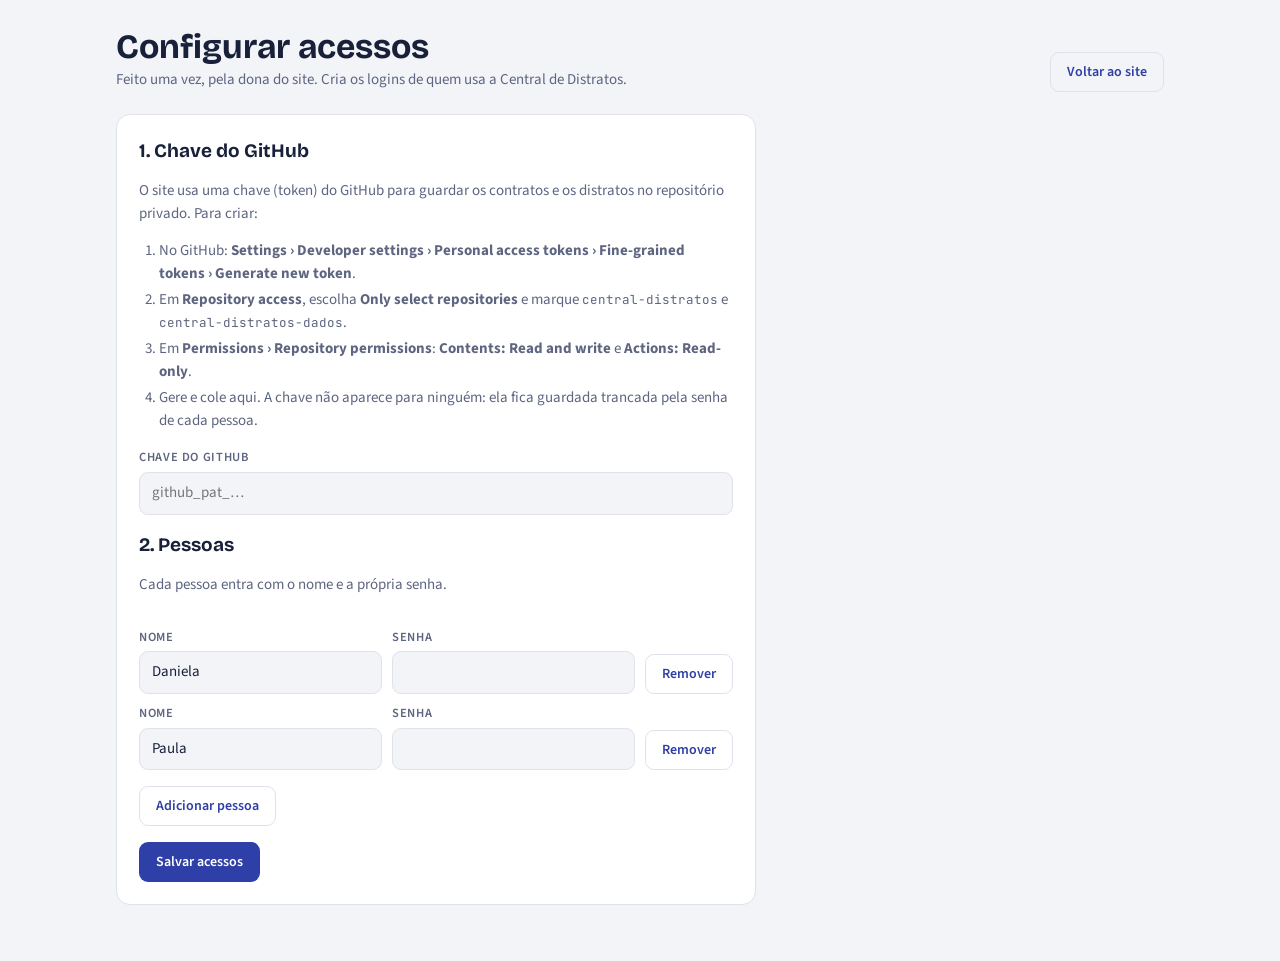
<file: configurar.html>
<!doctype html>
<html lang="pt-BR">
<head>
<meta charset="utf-8">
<meta name="viewport" content="width=device-width,initial-scale=1,viewport-fit=cover">
<title>Configurar acessos · Central de Distratos</title>
<meta name="robots" content="noindex">
<link rel="preconnect" href="https://fonts.googleapis.com"><link rel="preconnect" href="https://fonts.gstatic.com" crossorigin>
<link rel="stylesheet" href="https://fonts.googleapis.com/css2?family=Bricolage+Grotesque:opsz,wght@12..96,600;12..96,700&family=Source+Sans+3:wght@400;500;600&family=JetBrains+Mono:wght@400;500&display=swap">
<link rel="stylesheet" href="estilo.css">
<style>
.grid{display:grid;gap:16px;max-width:640px}
.users{display:grid;gap:10px}
.user{display:grid;grid-template-columns:1fr 1fr auto;gap:10px;align-items:end}
@media (max-width:560px){.user{grid-template-columns:1fr}}
ol{margin:6px 0 0;padding-left:20px}
ol li+li{margin-top:4px}
</style>
</head>
<body>
<div class="wrap">
  <header class="top">
    <div>
      <h1>Configurar acessos</h1>
      <p class="sub">Feito uma vez, pela dona do site. Cria os logins de quem usa a Central de Distratos.</p>
    </div>
    <a class="btn ghost" href="./">Voltar ao site</a>
  </header>

  <section class="card grid">
    <div>
      <h2>1. Chave do GitHub</h2>
      <p class="muted">O site usa uma chave (token) do GitHub para guardar os contratos e os distratos no repositório privado. Para criar:</p>
      <ol class="muted">
        <li>No GitHub: <b>Settings › Developer settings › Personal access tokens › Fine-grained tokens › Generate new token</b>.</li>
        <li>Em <b>Repository access</b>, escolha <b>Only select repositories</b> e marque <code>central-distratos</code> e <code>central-distratos-dados</code>.</li>
        <li>Em <b>Permissions › Repository permissions</b>: <b>Contents: Read and write</b> e <b>Actions: Read-only</b>.</li>
        <li>Gere e cole aqui. A chave não aparece para ninguém: ela fica guardada trancada pela senha de cada pessoa.</li>
      </ol>
    </div>
    <div class="field"><label for="token">Chave do GitHub</label><input id="token" type="password" autocomplete="off" placeholder="github_pat_…"></div>

    <div>
      <h2>2. Pessoas</h2>
      <p class="muted">Cada pessoa entra com o nome e a própria senha.</p>
    </div>
    <div class="users" id="users"></div>
    <div><button class="btn ghost" type="button" id="add">Adicionar pessoa</button></div>

    <div id="msg" hidden></div>
    <div><button class="btn" type="button" id="salvar">Salvar acessos</button></div>
  </section>
</div>
<div class="toast" id="toast" hidden></div>
<script src="comum.js"></script>
<script>
const $ = s => document.querySelector(s);
let n = 0;
function linha(nome = "", senha = "") {
  const i = n++;
  const d = document.createElement("div"); d.className = "user";
  d.innerHTML = `<div class="field"><label for="u${i}">Nome</label><input id="u${i}" class="nome" type="text"></div>
    <div class="field"><label for="s${i}">Senha</label><input id="s${i}" class="senha" type="password" autocomplete="new-password"></div>
    <button class="btn ghost" type="button">Remover</button>`;
  d.querySelector(".nome").value = nome; d.querySelector(".senha").value = senha;
  d.querySelector("button").onclick = () => d.remove();
  $("#users").appendChild(d);
}
linha("Daniela"); linha("Paula");
$("#add").onclick = () => linha();

function msg(html, erro) { const m = $("#msg"); m.className = erro ? "note" : "ok"; m.innerHTML = html; m.hidden = false; }

$("#salvar").onclick = async () => {
  const token = $("#token").value.trim();
  const pessoas = [...document.querySelectorAll(".user")].map(d => ({ nome: d.querySelector(".nome").value.trim(), senha: d.querySelector(".senha").value }))
    .filter(p => p.nome);
  if (!token) return msg("<b>Falta a chave.</b> Cole a chave do GitHub no passo 1.", true);
  if (!pessoas.length || pessoas.some(p => !p.senha)) return msg("<b>Falta senha.</b> Cada pessoa precisa de uma senha.", true);
  const b = $("#salvar"); b.disabled = true; msg("Testando a chave…");
  try {
    await gh(token, "GET", conteudo(REPO_DADOS, "registro.json"));
  } catch (e) {
    b.disabled = false;
    return msg(e.status === 401 ? "<b>Chave inválida.</b> Confira se copiou a chave inteira." :
      e.status === 404 ? "<b>A chave não alcança o repositório de dados.</b> Marque <code>central-distratos-dados</code> em Repository access." :
      "<b>Não consegui testar a chave:</b> " + e.message, true);
  }
  msg("Trancando a chave com a senha de cada pessoa… (leva alguns segundos)");
  try {
    const usuarios = {};
    for (const p of pessoas) usuarios[p.nome] = await cifrar(JSON.stringify({ token }), p.senha);
    const arquivo = JSON.stringify({ versao: 1, atualizado_em: new Date().toISOString(), usuarios }, null, 1);
    let sha;
    try { sha = (await (await gh(token, "GET", conteudo(REPO_SITE, "acessos.json"))).json()).sha; } catch (_) {}
    await gh(token, "PUT", conteudo(REPO_SITE, "acessos.json"), {
      message: "Atualiza acessos da Central de Distratos", content: bytesParaBase64(new TextEncoder().encode(arquivo)), ...(sha ? { sha } : {}) });
    $("#token").value = ""; document.querySelectorAll(".senha").forEach(i => i.value = "");
    msg(`Acessos salvos para <b>${pessoas.map(p => p.nome).join(", ")}</b>. Em até 1 minuto o site já aceita os logins. <a href="./">Ir para o site</a>.`);
  } catch (e) {
    msg(e.status === 404 || e.status === 403 ? "<b>A chave não pode gravar no site.</b> Marque também <code>central-distratos</code> em Repository access, com Contents: Read and write." :
      "<b>Não consegui salvar:</b> " + e.message, true);
  } finally { b.disabled = false; }
};
</script>
</body>
</html>
</file>
<file: estilo.css>
/* Layout: mesa de trabalho — faixa de envio no topo, fila de distratos abaixo; status lido de relance pelas cores da planilha (amarelo = pronto, verde = enviado) */
:root{
  --bg:#f3f4f7; --surface:#ffffff; --ink:#18203a; --muted:#5d6580; --line:#dfe2ea;
  --accent:#2f3fa8; --accent-ink:#ffffff; --accent-soft:#e6e9fb;
  --yellow:#fff200; --yellow-ink:#3d3800;
  --green:#00b050; --green-ink:#ffffff;
  --queue-soft:#eceef4; --queue-ink:#3c4463;
  --warn:#c2410c; --warn-soft:#fdece3;
  --f-display:"Bricolage Grotesque","Segoe UI",system-ui,sans-serif;
  --f-body:"Source Sans 3","Segoe UI",system-ui,sans-serif;
  --f-mono:"JetBrains Mono",ui-monospace,"Cascadia Mono",Consolas,monospace;
  color-scheme:light;
}
@media (prefers-color-scheme:dark){:root:not([data-tema="claro"]){
  --bg:#0f1322; --surface:#171c30; --ink:#e8eaf3; --muted:#a0a7c2; --line:#2a3150;
  --accent:#8b98ff; --accent-ink:#0f1322; --accent-soft:#232a4d;
  --yellow:#e8dc00; --yellow-ink:#2b2800;
  --green:#22c06a; --green-ink:#06210f;
  --queue-soft:#232941; --queue-ink:#c4c9de;
  --warn:#ff9a6a; --warn-soft:#3a2018; color-scheme:dark}}
html.escuro{
  --bg:#0f1322; --surface:#171c30; --ink:#e8eaf3; --muted:#a0a7c2; --line:#2a3150;
  --accent:#8b98ff; --accent-ink:#0f1322; --accent-soft:#232a4d;
  --yellow:#e8dc00; --yellow-ink:#2b2800;
  --green:#22c06a; --green-ink:#06210f;
  --queue-soft:#232941; --queue-ink:#c4c9de;
  --warn:#ff9a6a; --warn-soft:#3a2018; color-scheme:dark}

*{box-sizing:border-box}
html,body{margin:0}
body{background:var(--bg);color:var(--ink);font-family:var(--f-body);font-size:15px;line-height:1.5}
[hidden]{display:none!important}
.wrap{max-width:1080px;margin:0 auto;padding-block:28px 56px;
  padding-left:max(16px,env(safe-area-inset-left,0px));padding-right:max(16px,env(safe-area-inset-right,0px));
  display:flex;flex-direction:column;gap:22px}
header.top{display:flex;flex-wrap:wrap;align-items:flex-end;justify-content:space-between;gap:12px}
h1{font-family:var(--f-display);font-weight:700;font-size:clamp(26px,4vw,34px);line-height:1.1;margin:0;text-wrap:balance}
h2{font-family:var(--f-display);font-size:19px;margin:0}
.sub{color:var(--muted);margin:4px 0 0}
.who{display:flex;gap:10px;align-items:center;color:var(--muted);font-size:14px}
.who b{color:var(--ink)}
.brands{display:flex;gap:6px}
.brand{font-family:var(--f-display);font-weight:600;font-size:12px;letter-spacing:.08em;text-transform:uppercase;
  border:1px solid var(--line);border-radius:999px;padding:3px 10px;color:var(--muted);background:var(--surface)}

.card{background:var(--surface);border:1px solid var(--line);border-radius:14px;padding:22px}
label{font-size:12.5px;font-weight:600;letter-spacing:.05em;text-transform:uppercase;color:var(--muted)}
input,select{font:inherit;color:var(--ink);background:var(--bg);border:1px solid var(--line);border-radius:9px;padding:9px 12px;width:100%}
input:focus,select:focus,button:focus-visible,a:focus-visible{outline:2px solid var(--accent);outline-offset:2px}
.field{display:grid;gap:5px}
.btn{font:600 14px var(--f-body);border-radius:9px;padding:9px 16px;border:1px solid transparent;cursor:pointer;
  background:var(--accent);color:var(--accent-ink);white-space:nowrap;text-decoration:none;display:inline-flex;gap:6px;align-items:center}
.btn:hover{filter:brightness(1.08)}
.btn[disabled]{opacity:.5;cursor:not-allowed}
.btn.ghost{background:transparent;color:var(--accent);border-color:var(--line)}
.note{border-radius:10px;padding:10px 14px;background:var(--warn-soft);border:1px solid var(--line)}
.note b{color:var(--warn)}
.ok{border-radius:10px;padding:10px 14px;background:var(--queue-soft);border:1px solid var(--line)}
.muted{color:var(--muted)}
.toast{position:fixed;left:50%;transform:translateX(-50%);bottom:calc(18px + env(safe-area-inset-bottom,0px));
  background:var(--ink);color:var(--bg);padding:10px 16px;border-radius:10px;font-weight:500;max-width:min(92vw,520px);z-index:20}
footer{color:var(--muted);font-size:13px;line-height:1.55}
code{font-family:var(--f-mono);font-size:12.5px}
</file>
